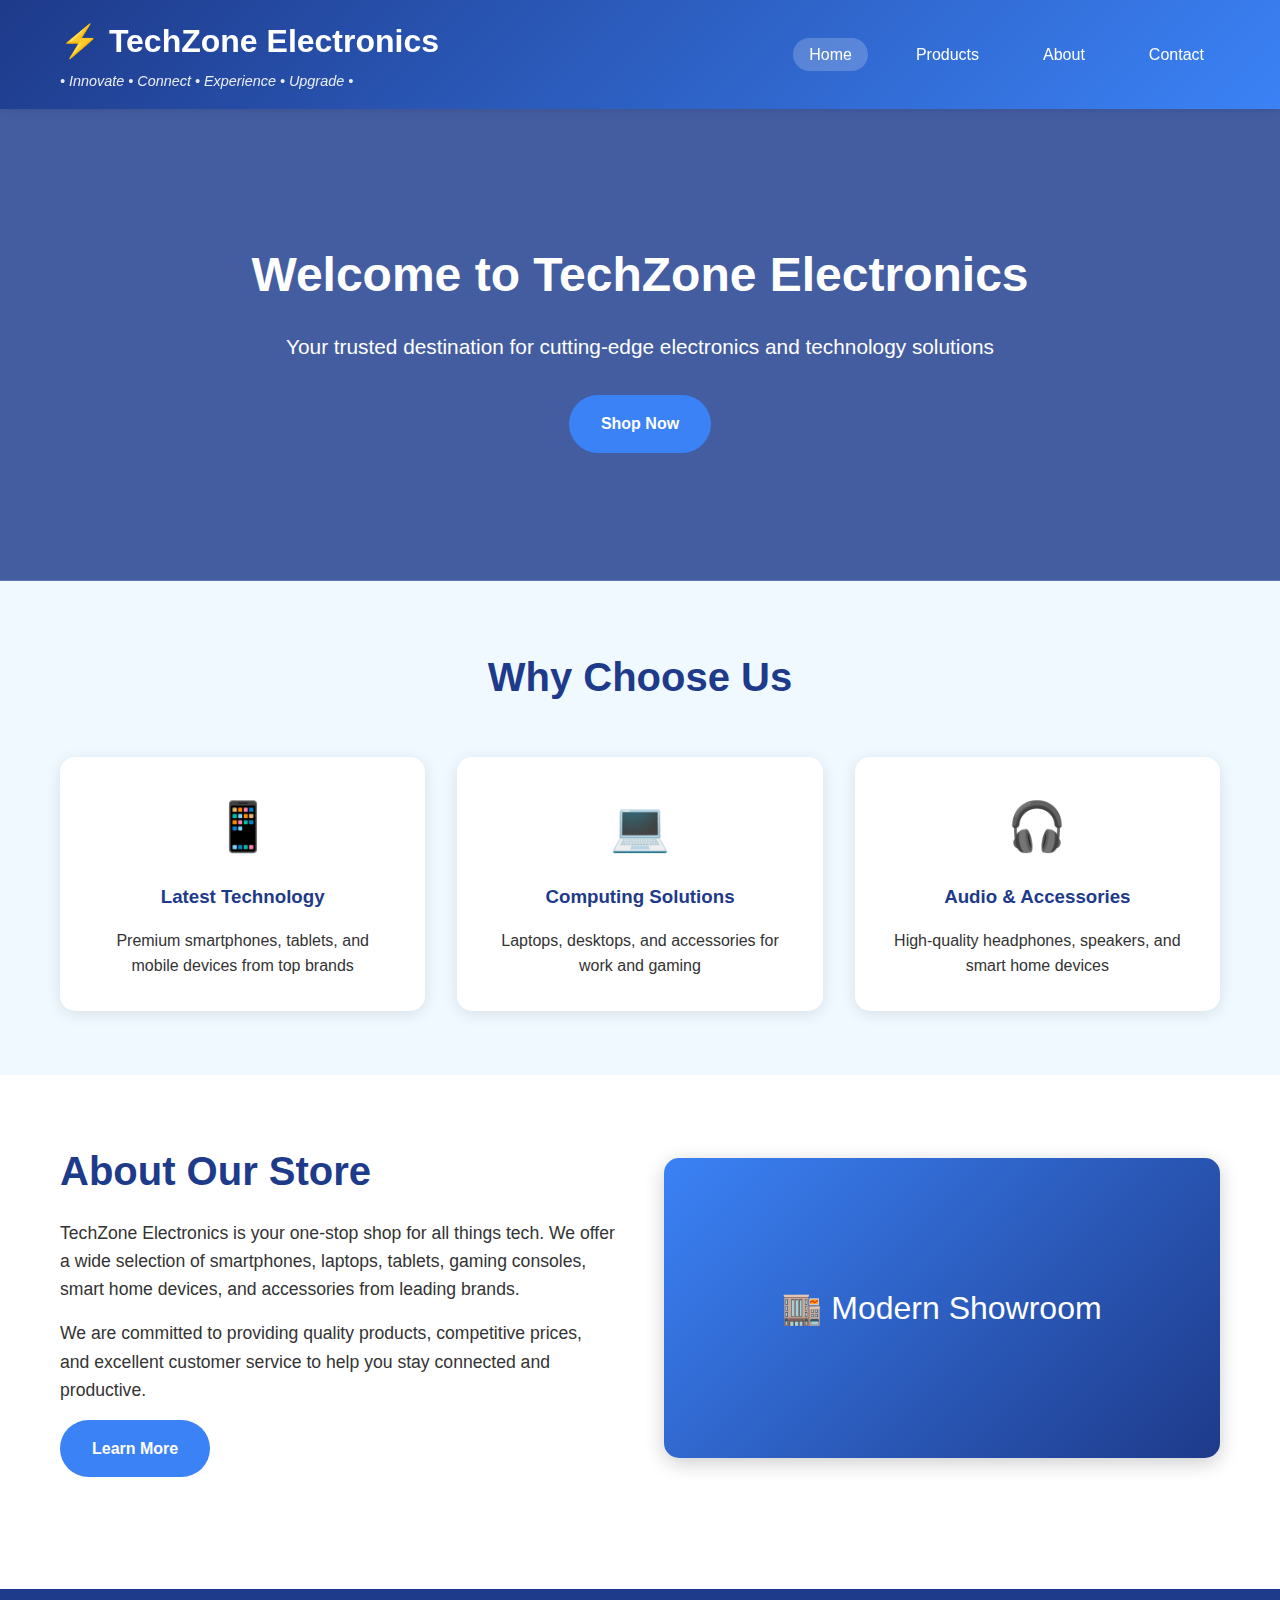
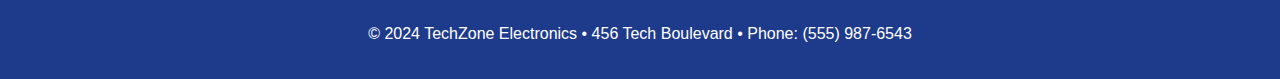
<file: index.html>
<!DOCTYPE html>
<html lang="en">
<head>
    <meta charset="UTF-8">
    <meta name="viewport" content="width=device-width, initial-scale=1.0">
    <title>TechZone Electronics - Home</title>
    <link rel="stylesheet" href="styles.css">
</head>
<body>
    <header>
        <div class="container">
            <div class="logo">
                <h1>⚡ TechZone Electronics</h1>
                <p class="tagline">• Innovate • Connect • Experience • Upgrade •</p>
            </div>
            <nav>
                <ul>
                    <li><a href="index.html" class="active">Home</a></li>
                    <li><a href="menu.html">Products</a></li>
                    <li><a href="about.html">About</a></li>
                    <li><a href="contact.html">Contact</a></li>
                </ul>
            </nav>
        </div>
    </header>

    <section class="hero">
        <div class="hero-content">
            <h2>Welcome to TechZone Electronics</h2>
            <p>Your trusted destination for cutting-edge electronics and technology solutions</p>
            <a href="menu.html" class="btn">Shop Now</a>
        </div>
    </section>

    <section class="features">
        <div class="container">
            <h2>Why Choose Us</h2>
            <div class="feature-grid">
                <div class="feature-card">
                    <div class="icon">📱</div>
                    <h3>Latest Technology</h3>
                    <p>Premium smartphones, tablets, and mobile devices from top brands</p>
                </div>
                <div class="feature-card">
                    <div class="icon">💻</div>
                    <h3>Computing Solutions</h3>
                    <p>Laptops, desktops, and accessories for work and gaming</p>
                </div>
                <div class="feature-card">
                    <div class="icon">🎧</div>
                    <h3>Audio & Accessories</h3>
                    <p>High-quality headphones, speakers, and smart home devices</p>
                </div>
            </div>
        </div>
    </section>

    <section class="about-preview">
        <div class="container">
            <div class="about-content">
                <h2>About Our Store</h2>
                <p>TechZone Electronics is your one-stop shop for all things tech. We offer a wide selection of smartphones, laptops, tablets, gaming consoles, smart home devices, and accessories from leading brands.</p>
                <p>We are committed to providing quality products, competitive prices, and excellent customer service to help you stay connected and productive.</p>
                <a href="about.html" class="btn">Learn More</a>
            </div>
            <div class="about-image">
                <div class="placeholder-image">🏬 Modern Showroom</div>
            </div>
        </div>
    </section>

    <footer>
        <div class="container">
            <p>&copy; 2024 TechZone Electronics • 456 Tech Boulevard • Phone: (555) 987-6543</p>
        </div>
    </footer>
</body>
</html>
</file>
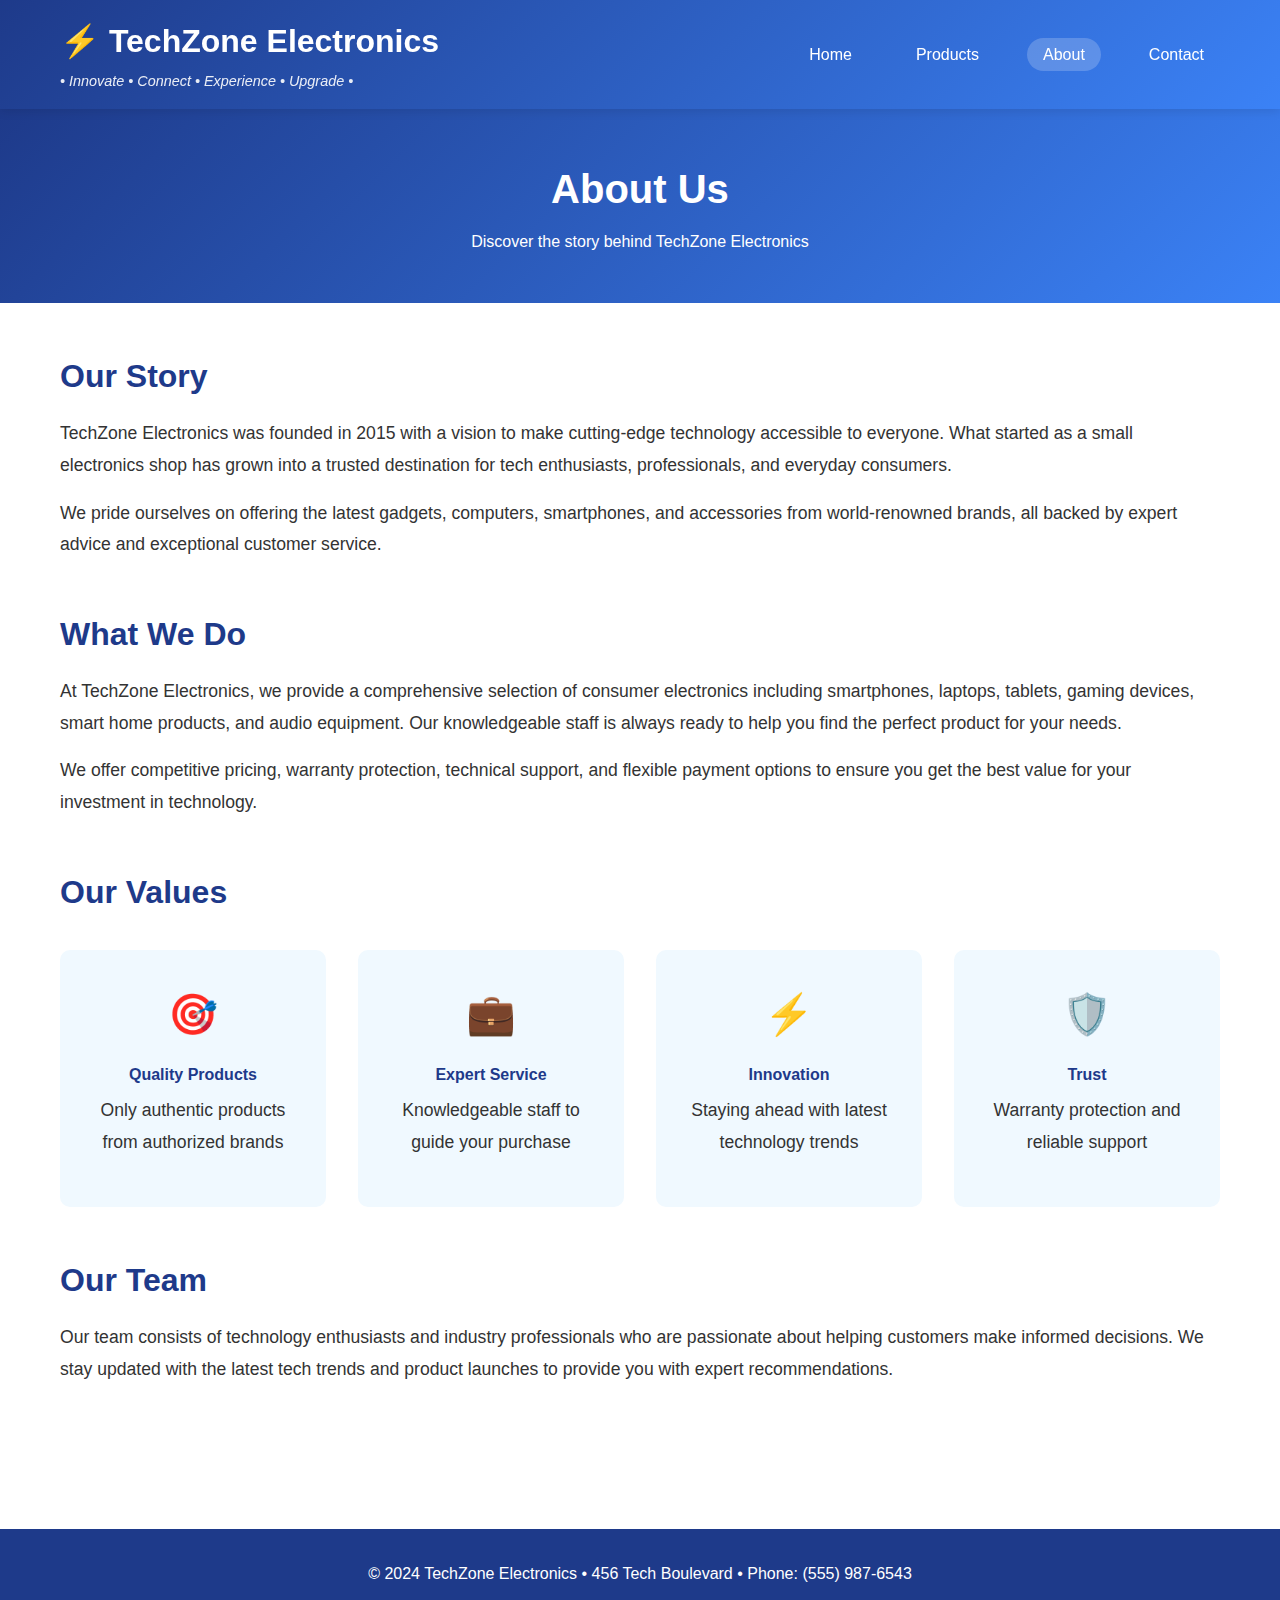
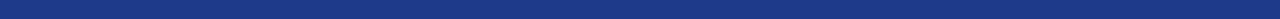
<file: about.html>
<!DOCTYPE html>
<html lang="en">
<head>
    <meta charset="UTF-8">
    <meta name="viewport" content="width=device-width, initial-scale=1.0">
    <title>TechZone Electronics - About Us</title>
    <link rel="stylesheet" href="styles.css">
</head>
<body>
    <header>
        <div class="container">
            <div class="logo">
                <h1>⚡ TechZone Electronics</h1>
                <p class="tagline">• Innovate • Connect • Experience • Upgrade •</p>
            </div>
            <nav>
                <ul>
                    <li><a href="index.html">Home</a></li>
                    <li><a href="menu.html">Products</a></li>
                    <li><a href="about.html" class="active">About</a></li>
                    <li><a href="contact.html">Contact</a></li>
                </ul>
            </nav>
        </div>
    </header>

    <section class="page-header">
        <div class="container">
            <h2>About Us</h2>
            <p>Discover the story behind TechZone Electronics</p>
        </div>
    </section>

    <section class="about-detail">
        <div class="container">
            <div class="about-section">
                <h3>Our Story</h3>
                <p>TechZone Electronics was founded in 2015 with a vision to make cutting-edge technology accessible to everyone. What started as a small electronics shop has grown into a trusted destination for tech enthusiasts, professionals, and everyday consumers.</p>
                <p>We pride ourselves on offering the latest gadgets, computers, smartphones, and accessories from world-renowned brands, all backed by expert advice and exceptional customer service.</p>
            </div>

            <div class="about-section">
                <h3>What We Do</h3>
                <p>At TechZone Electronics, we provide a comprehensive selection of consumer electronics including smartphones, laptops, tablets, gaming devices, smart home products, and audio equipment. Our knowledgeable staff is always ready to help you find the perfect product for your needs.</p>
                <p>We offer competitive pricing, warranty protection, technical support, and flexible payment options to ensure you get the best value for your investment in technology.</p>
            </div>

            <div class="about-section">
                <h3>Our Values</h3>
                <div class="values-grid">
                    <div class="value-card">
                        <div class="icon">🎯</div>
                        <h4>Quality Products</h4>
                        <p>Only authentic products from authorized brands</p>
                    </div>
                    <div class="value-card">
                        <div class="icon">💼</div>
                        <h4>Expert Service</h4>
                        <p>Knowledgeable staff to guide your purchase</p>
                    </div>
                    <div class="value-card">
                        <div class="icon">⚡</div>
                        <h4>Innovation</h4>
                        <p>Staying ahead with latest technology trends</p>
                    </div>
                    <div class="value-card">
                        <div class="icon">🛡️</div>
                        <h4>Trust</h4>
                        <p>Warranty protection and reliable support</p>
                    </div>
                </div>
            </div>

            <div class="about-section">
                <h3>Our Team</h3>
                <p>Our team consists of technology enthusiasts and industry professionals who are passionate about helping customers make informed decisions. We stay updated with the latest tech trends and product launches to provide you with expert recommendations.</p>
            </div>
        </div>
    </section>

    <footer>
        <div class="container">
            <p>&copy; 2024 TechZone Electronics • 456 Tech Boulevard • Phone: (555) 987-6543</p>
        </div>
    </footer>
</body>
</html>
</file>
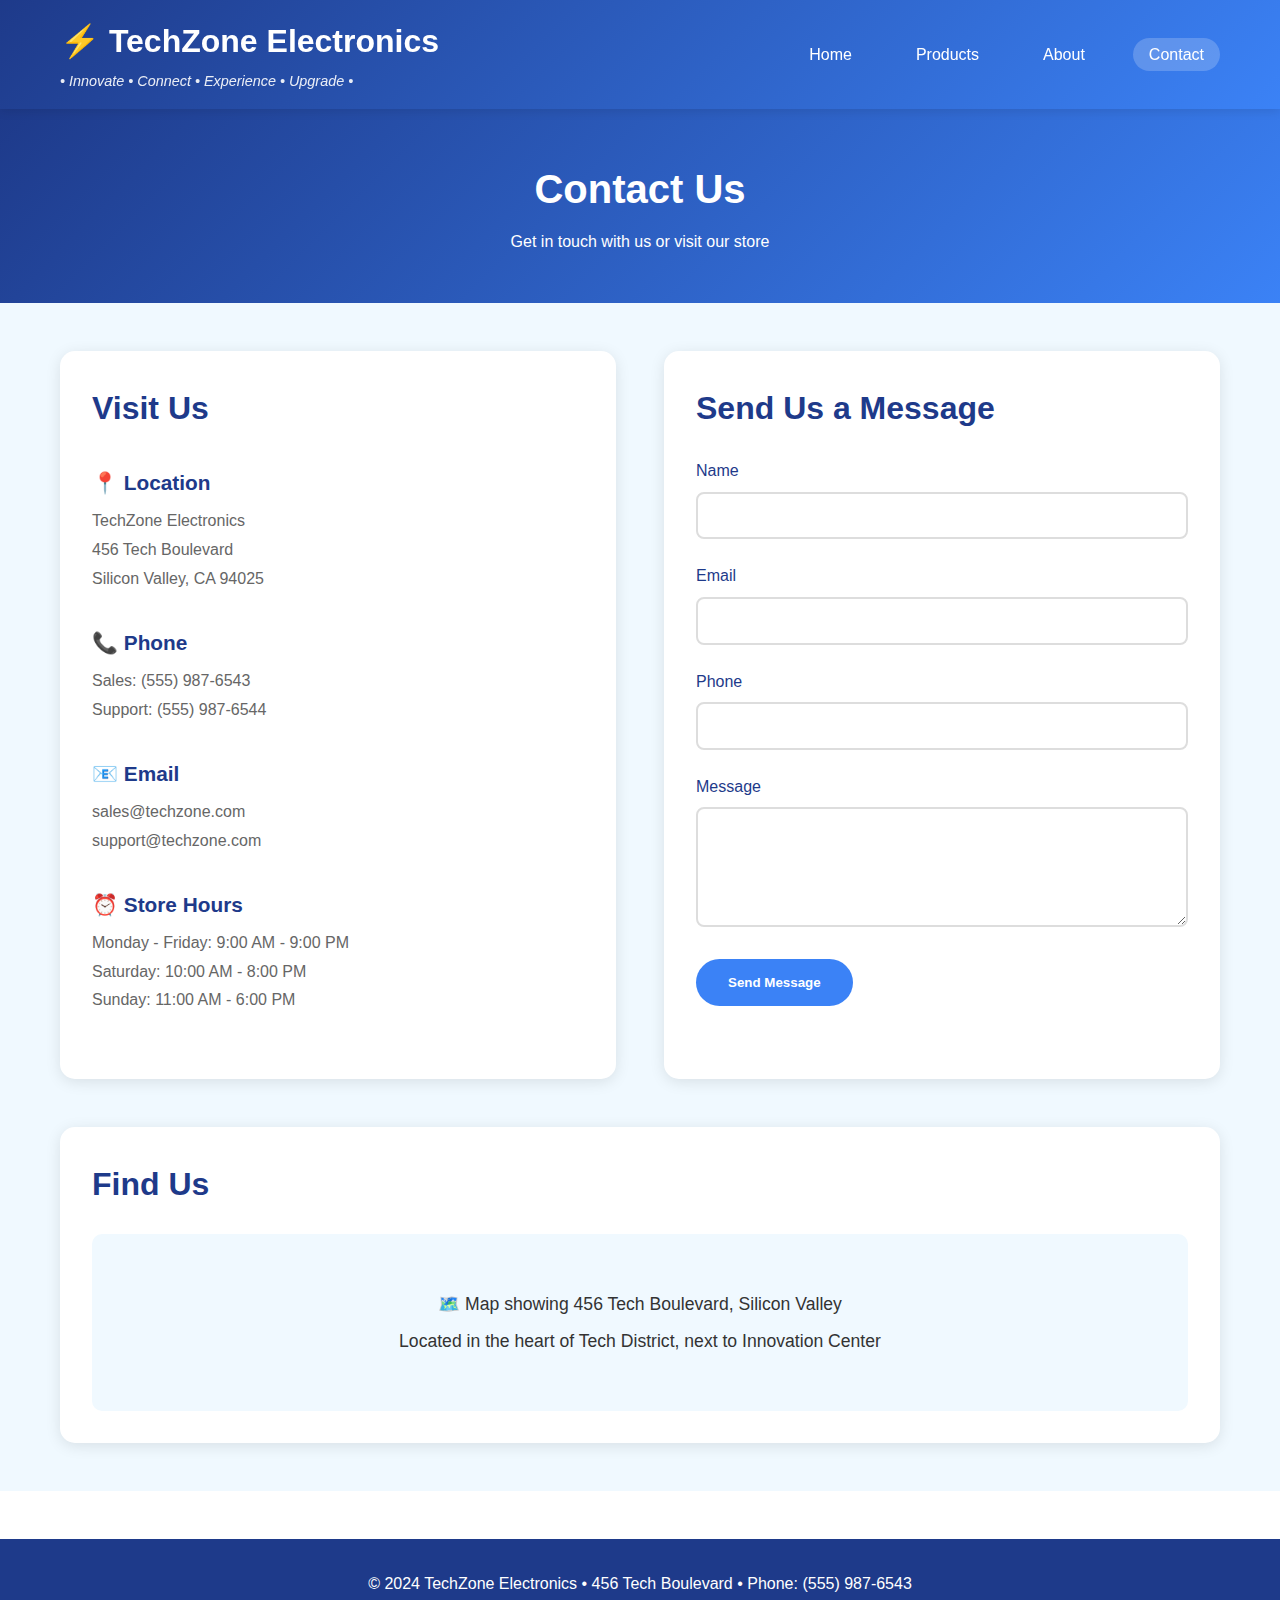
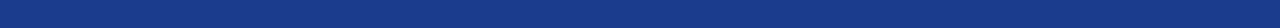
<file: contact.html>
<!DOCTYPE html>
<html lang="en">
<head>
    <meta charset="UTF-8">
    <meta name="viewport" content="width=device-width, initial-scale=1.0">
    <title>TechZone Electronics - Contact Us</title>
    <link rel="stylesheet" href="styles.css">
</head>
<body>
    <header>
        <div class="container">
            <div class="logo">
                <h1>⚡ TechZone Electronics</h1>
                <p class="tagline">• Innovate • Connect • Experience • Upgrade •</p>
            </div>
            <nav>
                <ul>
                    <li><a href="index.html">Home</a></li>
                    <li><a href="menu.html">Products</a></li>
                    <li><a href="about.html">About</a></li>
                    <li><a href="contact.html" class="active">Contact</a></li>
                </ul>
            </nav>
        </div>
    </header>

    <section class="page-header">
        <div class="container">
            <h2>Contact Us</h2>
            <p>Get in touch with us or visit our store</p>
        </div>
    </section>

    <section class="contact-section">
        <div class="container">
            <div class="contact-grid">
                <div class="contact-info">
                    <h3>Visit Us</h3>
                    <div class="info-block">
                        <h4>📍 Location</h4>
                        <p>TechZone Electronics<br>
                        456 Tech Boulevard<br>
                        Silicon Valley, CA 94025</p>
                    </div>
                    
                    <div class="info-block">
                        <h4>📞 Phone</h4>
                        <p>Sales: (555) 987-6543<br>
                        Support: (555) 987-6544</p>
                    </div>
                    
                    <div class="info-block">
                        <h4>📧 Email</h4>
                        <p>sales@techzone.com<br>
                        support@techzone.com</p>
                    </div>
                    
                    <div class="info-block">
                        <h4>⏰ Store Hours</h4>
                        <p>Monday - Friday: 9:00 AM - 9:00 PM<br>
                        Saturday: 10:00 AM - 8:00 PM<br>
                        Sunday: 11:00 AM - 6:00 PM</p>
                    </div>
                </div>

                <div class="contact-form-container">
                    <h3>Send Us a Message</h3>
                    <form class="contact-form" method="POST" action="#">
                        <div class="form-group">
                            <label for="name">Name</label>
                            <input type="text" id="name" name="name" required>
                        </div>
                        
                        <div class="form-group">
                            <label for="email">Email</label>
                            <input type="email" id="email" name="email" required>
                        </div>
                        
                        <div class="form-group">
                            <label for="phone">Phone</label>
                            <input type="tel" id="phone" name="phone">
                        </div>
                        
                        <div class="form-group">
                            <label for="message">Message</label>
                            <textarea id="message" name="message" rows="5" required></textarea>
                        </div>
                        
                        <button type="submit" class="btn">Send Message</button>
                    </form>
                </div>
            </div>

            <div class="location-map">
                <h3>Find Us</h3>
                <div class="map-placeholder">
                    <p>🗺️ Map showing 456 Tech Boulevard, Silicon Valley</p>
                    <p>Located in the heart of Tech District, next to Innovation Center</p>
                </div>
            </div>
        </div>
    </section>

    <footer>
        <div class="container">
            <p>&copy; 2024 TechZone Electronics • 456 Tech Boulevard • Phone: (555) 987-6543</p>
        </div>
    </footer>
</body>
</html>
</file>
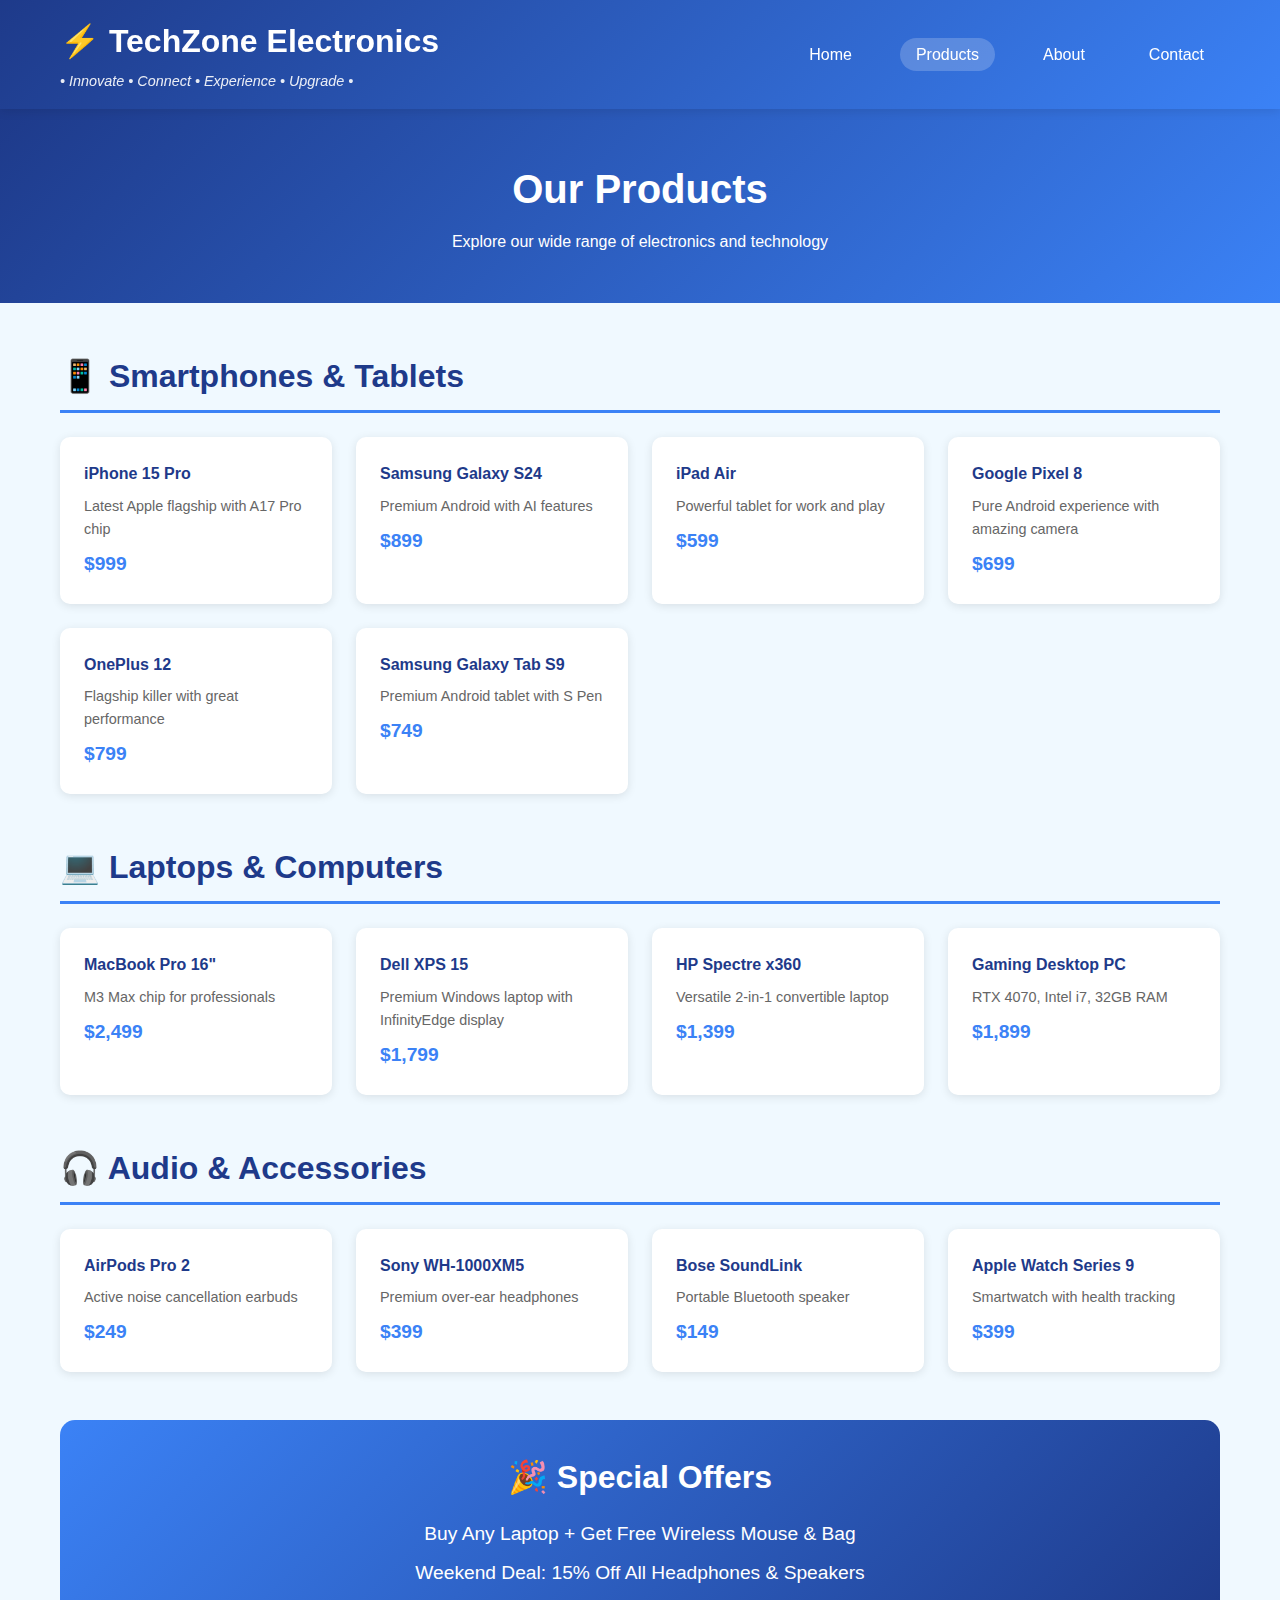
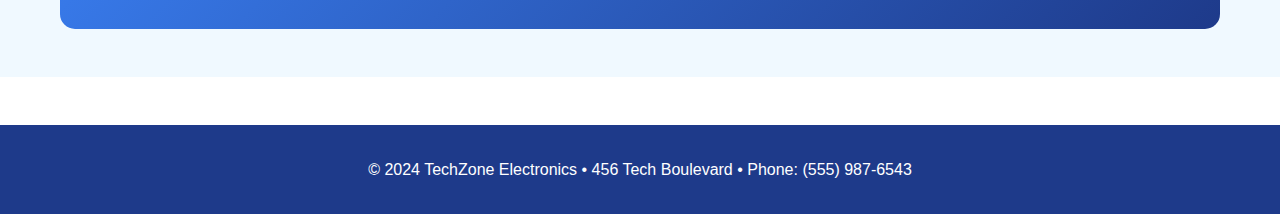
<file: menu.html>
<!DOCTYPE html>
<html lang="en">
<head>
    <meta charset="UTF-8">
    <meta name="viewport" content="width=device-width, initial-scale=1.0">
    <title>TechZone Electronics - Products</title>
    <link rel="stylesheet" href="styles.css">
</head>
<body>
    <header>
        <div class="container">
            <div class="logo">
                <h1>⚡ TechZone Electronics</h1>
                <p class="tagline">• Innovate • Connect • Experience • Upgrade •</p>
            </div>
            <nav>
                <ul>
                    <li><a href="index.html">Home</a></li>
                    <li><a href="menu.html" class="active">Products</a></li>
                    <li><a href="about.html">About</a></li>
                    <li><a href="contact.html">Contact</a></li>
                </ul>
            </nav>
        </div>
    </header>

    <section class="page-header">
        <div class="container">
            <h2>Our Products</h2>
            <p>Explore our wide range of electronics and technology</p>
        </div>
    </section>

    <section class="menu-section">
        <div class="container">
            <div class="menu-category">
                <h3>📱 Smartphones & Tablets</h3>
                <div class="menu-grid">
                    <div class="menu-item">
                        <h4>iPhone 15 Pro</h4>
                        <p>Latest Apple flagship with A17 Pro chip</p>
                        <span class="price">$999</span>
                    </div>
                    <div class="menu-item">
                        <h4>Samsung Galaxy S24</h4>
                        <p>Premium Android with AI features</p>
                        <span class="price">$899</span>
                    </div>
                    <div class="menu-item">
                        <h4>iPad Air</h4>
                        <p>Powerful tablet for work and play</p>
                        <span class="price">$599</span>
                    </div>
                    <div class="menu-item">
                        <h4>Google Pixel 8</h4>
                        <p>Pure Android experience with amazing camera</p>
                        <span class="price">$699</span>
                    </div>
                    <div class="menu-item">
                        <h4>OnePlus 12</h4>
                        <p>Flagship killer with great performance</p>
                        <span class="price">$799</span>
                    </div>
                    <div class="menu-item">
                        <h4>Samsung Galaxy Tab S9</h4>
                        <p>Premium Android tablet with S Pen</p>
                        <span class="price">$749</span>
                    </div>
                </div>
            </div>

            <div class="menu-category">
                <h3>💻 Laptops & Computers</h3>
                <div class="menu-grid">
                    <div class="menu-item">
                        <h4>MacBook Pro 16"</h4>
                        <p>M3 Max chip for professionals</p>
                        <span class="price">$2,499</span>
                    </div>
                    <div class="menu-item">
                        <h4>Dell XPS 15</h4>
                        <p>Premium Windows laptop with InfinityEdge display</p>
                        <span class="price">$1,799</span>
                    </div>
                    <div class="menu-item">
                        <h4>HP Spectre x360</h4>
                        <p>Versatile 2-in-1 convertible laptop</p>
                        <span class="price">$1,399</span>
                    </div>
                    <div class="menu-item">
                        <h4>Gaming Desktop PC</h4>
                        <p>RTX 4070, Intel i7, 32GB RAM</p>
                        <span class="price">$1,899</span>
                    </div>
                </div>
            </div>

            <div class="menu-category">
                <h3>🎧 Audio & Accessories</h3>
                <div class="menu-grid">
                    <div class="menu-item">
                        <h4>AirPods Pro 2</h4>
                        <p>Active noise cancellation earbuds</p>
                        <span class="price">$249</span>
                    </div>
                    <div class="menu-item">
                        <h4>Sony WH-1000XM5</h4>
                        <p>Premium over-ear headphones</p>
                        <span class="price">$399</span>
                    </div>
                    <div class="menu-item">
                        <h4>Bose SoundLink</h4>
                        <p>Portable Bluetooth speaker</p>
                        <span class="price">$149</span>
                    </div>
                    <div class="menu-item">
                        <h4>Apple Watch Series 9</h4>
                        <p>Smartwatch with health tracking</p>
                        <span class="price">$399</span>
                    </div>
                </div>
            </div>

            <div class="deals-banner">
                <h3>🎉 Special Offers</h3>
                <p>Buy Any Laptop + Get Free Wireless Mouse & Bag</p>
                <p>Weekend Deal: 15% Off All Headphones & Speakers</p>
            </div>
        </div>
    </section>

    <footer>
        <div class="container">
            <p>&copy; 2024 TechZone Electronics • 456 Tech Boulevard • Phone: (555) 987-6543</p>
        </div>
    </footer>
</body>
</html>
</file>
<file: styles.css>
/* Reset and Base Styles */
* {
    margin: 0;
    padding: 0;
    box-sizing: border-box;
}

body {
    font-family: 'Segoe UI', Tahoma, Geneva, Verdana, sans-serif;
    line-height: 1.6;
    color: #333;
}

.container {
    max-width: 1200px;
    margin: 0 auto;
    padding: 0 20px;
}

/* Header Styles */
header {
    background: linear-gradient(135deg, #1e3a8a 0%, #3b82f6 100%);
    color: white;
    padding: 1rem 0;
    box-shadow: 0 2px 10px rgba(0,0,0,0.1);
    position: sticky;
    top: 0;
    z-index: 1000;
}

header .container {
    display: flex;
    justify-content: space-between;
    align-items: center;
    flex-wrap: wrap;
}

.logo h1 {
    font-size: 2rem;
    margin-bottom: 0.2rem;
}

.tagline {
    font-size: 0.9rem;
    font-style: italic;
    opacity: 0.9;
}

nav ul {
    list-style: none;
    display: flex;
    gap: 2rem;
}

nav a {
    color: white;
    text-decoration: none;
    font-weight: 500;
    padding: 0.5rem 1rem;
    border-radius: 20px;
    transition: background-color 0.3s ease;
}

nav a:hover,
nav a.active {
    background-color: rgba(255, 255, 255, 0.2);
}

/* Hero Section */
.hero {
    background: linear-gradient(rgba(30, 58, 138, 0.8), rgba(30, 58, 138, 0.8)),
                url('data:image/svg+xml,<svg xmlns="http://www.w3.org/2000/svg" viewBox="0 0 1200 600"><rect fill="%23dbeafe" width="1200" height="600"/></svg>');
    background-size: cover;
    background-position: center;
    color: white;
    padding: 8rem 0;
    text-align: center;
}

.hero-content h2 {
    font-size: 3rem;
    margin-bottom: 1rem;
}

.hero-content p {
    font-size: 1.3rem;
    margin-bottom: 2rem;
}

/* Button Styles */
.btn {
    display: inline-block;
    background-color: #3b82f6;
    color: white;
    padding: 1rem 2rem;
    text-decoration: none;
    border-radius: 30px;
    font-weight: bold;
    transition: all 0.3s ease;
    border: none;
    cursor: pointer;
}

.btn:hover {
    background-color: #1e3a8a;
    transform: translateY(-2px);
    box-shadow: 0 5px 15px rgba(0,0,0,0.2);
}

/* Features Section */
.features {
    padding: 4rem 0;
    background-color: #f0f9ff;
}

.features h2 {
    text-align: center;
    font-size: 2.5rem;
    margin-bottom: 3rem;
    color: #1e3a8a;
}

.feature-grid {
    display: grid;
    grid-template-columns: repeat(auto-fit, minmax(280px, 1fr));
    gap: 2rem;
}

.feature-card {
    background: white;
    padding: 2rem;
    border-radius: 15px;
    text-align: center;
    box-shadow: 0 3px 15px rgba(0,0,0,0.1);
    transition: transform 0.3s ease;
}

.feature-card:hover {
    transform: translateY(-5px);
}

.feature-card .icon {
    font-size: 3rem;
    margin-bottom: 1rem;
}

.feature-card h3 {
    color: #1e3a8a;
    margin-bottom: 1rem;
}

/* About Preview Section */
.about-preview {
    padding: 4rem 0;
    background-color: white;
}

.about-preview .container {
    display: grid;
    grid-template-columns: 1fr 1fr;
    gap: 3rem;
    align-items: center;
}

.about-preview h2 {
    font-size: 2.5rem;
    color: #1e3a8a;
    margin-bottom: 1rem;
}

.about-preview p {
    margin-bottom: 1rem;
    font-size: 1.1rem;
}

.placeholder-image {
    background: linear-gradient(135deg, #3b82f6 0%, #1e3a8a 100%);
    color: white;
    height: 300px;
    display: flex;
    align-items: center;
    justify-content: center;
    border-radius: 15px;
    font-size: 2rem;
    box-shadow: 0 5px 20px rgba(0,0,0,0.2);
}

/* Page Header */
.page-header {
    background: linear-gradient(135deg, #1e3a8a 0%, #3b82f6 100%);
    color: white;
    padding: 3rem 0;
    text-align: center;
}

.page-header h2 {
    font-size: 2.5rem;
    margin-bottom: 0.5rem;
}

/* Menu Section */
.menu-section {
    padding: 3rem 0;
    background-color: #f0f9ff;
}

.menu-category {
    margin-bottom: 3rem;
}

.menu-category h3 {
    font-size: 2rem;
    color: #1e3a8a;
    margin-bottom: 1.5rem;
    padding-bottom: 0.5rem;
    border-bottom: 3px solid #3b82f6;
}

.menu-grid {
    display: grid;
    grid-template-columns: repeat(auto-fill, minmax(250px, 1fr));
    gap: 1.5rem;
}

.menu-item {
    background: white;
    padding: 1.5rem;
    border-radius: 10px;
    box-shadow: 0 2px 10px rgba(0,0,0,0.1);
    transition: transform 0.3s ease;
}

.menu-item:hover {
    transform: translateY(-3px);
    box-shadow: 0 5px 15px rgba(0,0,0,0.15);
}

.menu-item h4 {
    color: #1e3a8a;
    margin-bottom: 0.5rem;
}

.menu-item p {
    color: #666;
    margin-bottom: 0.5rem;
    font-size: 0.9rem;
}

.price {
    display: block;
    font-weight: bold;
    color: #3b82f6;
    font-size: 1.2rem;
    margin-top: 0.5rem;
}

.deals-banner {
    background: linear-gradient(135deg, #3b82f6 0%, #1e3a8a 100%);
    color: white;
    padding: 2rem;
    border-radius: 15px;
    text-align: center;
    margin-top: 2rem;
}

.deals-banner h3 {
    font-size: 2rem;
    margin-bottom: 1rem;
}

.deals-banner p {
    font-size: 1.2rem;
    margin: 0.5rem 0;
}

/* About Detail Section */
.about-detail {
    padding: 3rem 0;
    background-color: white;
}

.about-section {
    margin-bottom: 3rem;
}

.about-section h3 {
    font-size: 2rem;
    color: #1e3a8a;
    margin-bottom: 1rem;
}

.about-section p {
    font-size: 1.1rem;
    margin-bottom: 1rem;
    line-height: 1.8;
}

.values-grid {
    display: grid;
    grid-template-columns: repeat(auto-fit, minmax(220px, 1fr));
    gap: 2rem;
    margin-top: 2rem;
}

.value-card {
    background: #f0f9ff;
    padding: 2rem;
    border-radius: 10px;
    text-align: center;
}

.value-card .icon {
    font-size: 2.5rem;
    margin-bottom: 1rem;
}

.value-card h4 {
    color: #1e3a8a;
    margin-bottom: 0.5rem;
}

/* Contact Section */
.contact-section {
    padding: 3rem 0;
    background-color: #f0f9ff;
}

.contact-grid {
    display: grid;
    grid-template-columns: 1fr 1fr;
    gap: 3rem;
    margin-bottom: 3rem;
}

.contact-info {
    background: white;
    padding: 2rem;
    border-radius: 15px;
    box-shadow: 0 3px 15px rgba(0,0,0,0.1);
}

.contact-info h3 {
    font-size: 2rem;
    color: #1e3a8a;
    margin-bottom: 2rem;
}

.info-block {
    margin-bottom: 2rem;
}

.info-block h4 {
    color: #1e3a8a;
    font-size: 1.3rem;
    margin-bottom: 0.5rem;
}

.info-block p {
    color: #666;
    line-height: 1.8;
}

/* Contact Form */
.contact-form-container {
    background: white;
    padding: 2rem;
    border-radius: 15px;
    box-shadow: 0 3px 15px rgba(0,0,0,0.1);
}

.contact-form-container h3 {
    font-size: 2rem;
    color: #1e3a8a;
    margin-bottom: 1.5rem;
}

.form-group {
    margin-bottom: 1.5rem;
}

.form-group label {
    display: block;
    margin-bottom: 0.5rem;
    color: #1e3a8a;
    font-weight: 500;
}

.form-group input,
.form-group textarea {
    width: 100%;
    padding: 0.8rem;
    border: 2px solid #ddd;
    border-radius: 8px;
    font-family: inherit;
    font-size: 1rem;
    transition: border-color 0.3s ease;
}

.form-group input:focus,
.form-group textarea:focus {
    outline: none;
    border-color: #3b82f6;
}

.location-map {
    background: white;
    padding: 2rem;
    border-radius: 15px;
    box-shadow: 0 3px 15px rgba(0,0,0,0.1);
}

.location-map h3 {
    font-size: 2rem;
    color: #1e3a8a;
    margin-bottom: 1.5rem;
}

.map-placeholder {
    background: #f0f9ff;
    padding: 3rem;
    border-radius: 10px;
    text-align: center;
}

.map-placeholder p {
    font-size: 1.1rem;
    margin: 0.5rem 0;
}

/* Footer */
footer {
    background-color: #1e3a8a;
    color: white;
    text-align: center;
    padding: 2rem 0;
    margin-top: 3rem;
}

/* Responsive Design */
@media (max-width: 768px) {
    header .container {
        flex-direction: column;
        gap: 1rem;
    }

    .logo h1 {
        font-size: 1.5rem;
    }

    nav ul {
        flex-wrap: wrap;
        gap: 1rem;
        justify-content: center;
    }

    nav a {
        padding: 0.4rem 0.8rem;
        font-size: 0.9rem;
    }

    .hero {
        padding: 4rem 0;
    }

    .hero-content h2 {
        font-size: 2rem;
    }

    .hero-content p {
        font-size: 1rem;
    }

    .features h2,
    .about-preview h2,
    .page-header h2 {
        font-size: 1.8rem;
    }

    .about-preview .container {
        grid-template-columns: 1fr;
    }

    .feature-grid {
        grid-template-columns: 1fr;
    }

    .menu-grid {
        grid-template-columns: 1fr;
    }

    .contact-grid {
        grid-template-columns: 1fr;
    }

    .values-grid {
        grid-template-columns: 1fr;
    }
}

@media (max-width: 480px) {
    .container {
        padding: 0 15px;
    }

    .logo h1 {
        font-size: 1.3rem;
    }

    .tagline {
        font-size: 0.8rem;
    }

    .hero-content h2 {
        font-size: 1.5rem;
    }

    .hero-content p {
        font-size: 0.9rem;
    }

    .btn {
        padding: 0.8rem 1.5rem;
        font-size: 0.9rem;
    }
}
</file>
